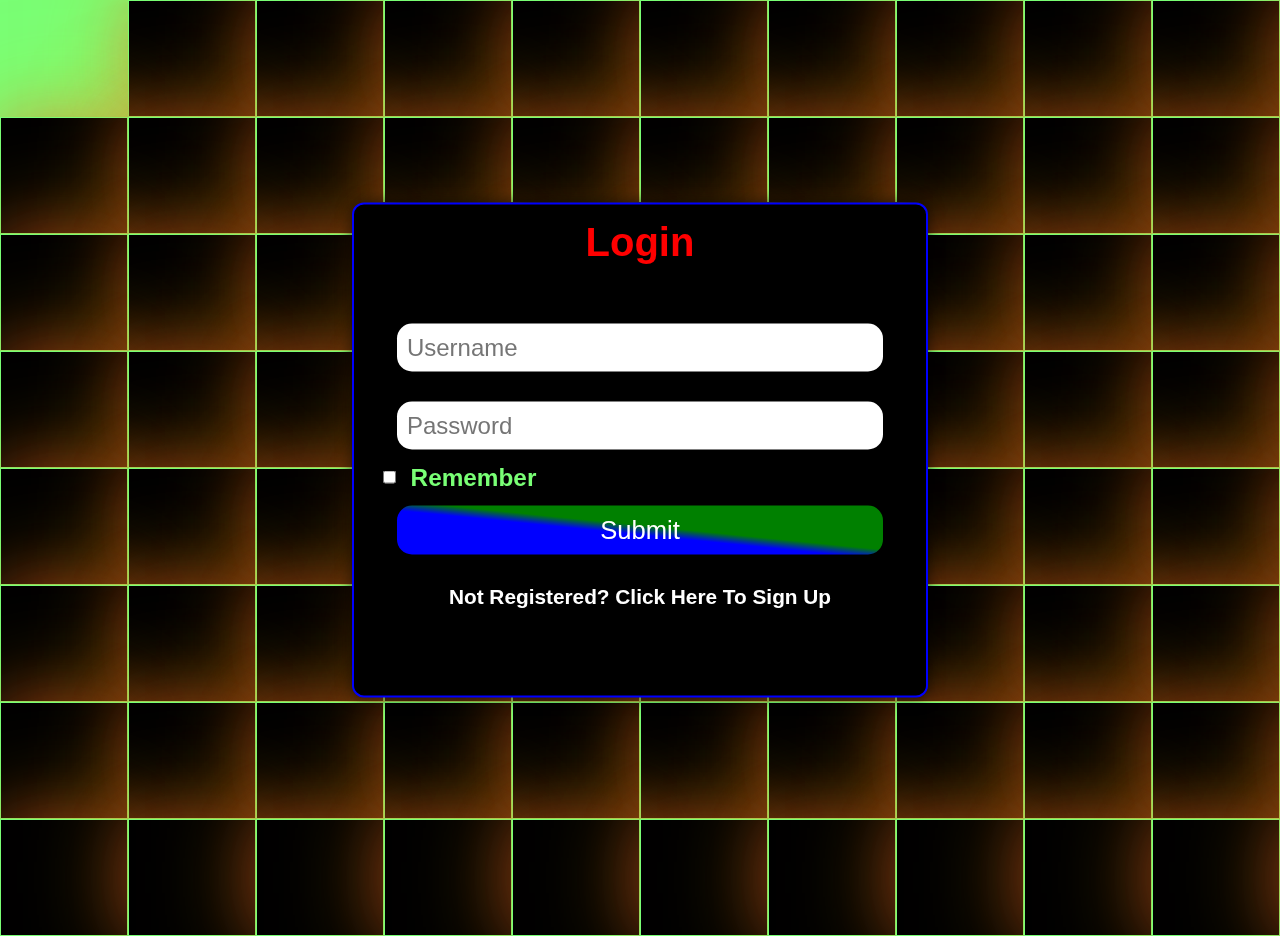
<file: index.html>
<!DOCTYPE html>
<html lang="en">

<head>
    <meta charset="UTF-8" />
    <meta name="viewport" content="width=device-width, initial-scale=1.0" />
    <title>Login Page</title>
    <link rel="stylesheet" href="st.css" />
</head>

<body>

    <div class="grid">

        <div class="c"></div>
        <div class="c"></div>
        <div class="c"></div>
        <div class="c"></div>
        <div class="c"></div>
        <div class="c"></div>
        <div class="c"></div>
        <div class="c"></div>
        <div class="c"></div>
        <div class="c"></div>
        <div class="c"></div>
        <div class="c"></div>
        <div class="c"></div>
        <div class="c"></div>
        <div class="c"></div>
        <div class="c"></div>
        <div class="c"></div>
        <div class="c"></div>
        <div class="c"></div>
        <div class="c"></div>


        <div class="c"></div>
        <div class="c"></div>
        <div class="c"></div>
        <div class="c"></div>
        <div class="c"></div>
        <div class="c"></div>
        <div class="c"></div>
        <div class="c"></div>
        <div class="c"></div>
        <div class="c"></div>
        <div class="c"></div>
        <div class="c"></div>
        <div class="c"></div>
        <div class="c"></div>
        <div class="c"></div>
        <div class="c"></div>
        <div class="c"></div>
        <div class="c"></div>
        <div class="c"></div>
        <div class="c"></div>
        <div class="c"></div>
        <div class="c"></div>
        <div class="c"></div>
        <div class="c"></div>
        <div class="c"></div>
        <div class="c"></div>
        <div class="c"></div>
        <div class="c"></div>
        <div class="c"></div>
        <div class="c"></div>
        <div class="c"></div>
        <div class="c"></div>
        <div class="c"></div>
        <div class="c"></div>
        <div class="c"></div>
        <div class="c"></div>
        <div class="c"></div>
        <div class="c"></div>
        <div class="c"></div>
        <div class="c"></div>


        <div class="c"></div>
        <div class="c"></div>
        <div class="c"></div>
        <div class="c"></div>
        <div class="c"></div>
        <div class="c"></div>
        <div class="c"></div>
        <div class="c"></div>
        <div class="c"></div>
        <div class="c"></div>
        <div class="c"></div>
        <div class="c"></div>
        <div class="c"></div>
        <div class="c"></div>
        <div class="c"></div>
        <div class="c"></div>
        <div class="c"></div>
        <div class="c"></div>
        <div class="c"></div>
        <div class="c"></div>
        <div class="c"></div>
        <div class="c"></div>
        <div class="c"></div>
        <div class="c"></div>
        <div class="c"></div>
        <div class="c"></div>
        <div class="c"></div>
        <div class="c"></div>
        <div class="c"></div>
        <div class="c"></div>
        <div class="c"></div>
        <div class="c"></div>
        <div class="c"></div>
        <div class="c"></div>
        <div class="c"></div>
        <div class="c"></div>
        <div class="c"></div>
        <div class="c"></div>
        <div class="c"></div>
        <div class="c"></div>


        <div class="c"></div>
        <div class="c"></div>
        <div class="c"></div>
        <div class="c"></div>
        <div class="c"></div>
        <div class="c"></div>
        <div class="c"></div>
        <div class="c"></div>
        <div class="c"></div>
        <div class="c"></div>
        <div class="c"></div>
        <div class="c"></div>
        <div class="c"></div>
        <div class="c"></div>
        <div class="c"></div>
        <div class="c"></div>
        <div class="c"></div>
        <div class="c"></div>
        <div class="c"></div>
        <div class="c"></div>
        <div class="c"></div>
        <div class="c"></div>
        <div class="c"></div>
        <div class="c"></div>
        <div class="c"></div>
        <div class="c"></div>
        <div class="c"></div>
        <div class="c"></div>
        <div class="c"></div>
        <div class="c"></div>
        <div class="c"></div>
        <div class="c"></div>
        <div class="c"></div>
        <div class="c"></div>
        <div class="c"></div>
        <div class="c"></div>
        <div class="c"></div>
        <div class="c"></div>
        <div class="c"></div>
        <div class="c"></div>
    </div>


    <div class="box">
        <h1>Login</h1>

        <div class="e">
            <input type="text" placeholder="Username" id ="user">
            <input type="password" placeholder="Password" id="pass">
            <div class="x">
                <input type="checkbox" class="Bhavesh" id = "r"><h3> Remember</h6>
            </div>
            <button id = "loginBtn">Submit</button>
            <h2>Not Registered? Click Here To Sign Up</h2>
        </div>
    </div>

    <script src="s.js"></script>

</body>

</html>
</file>
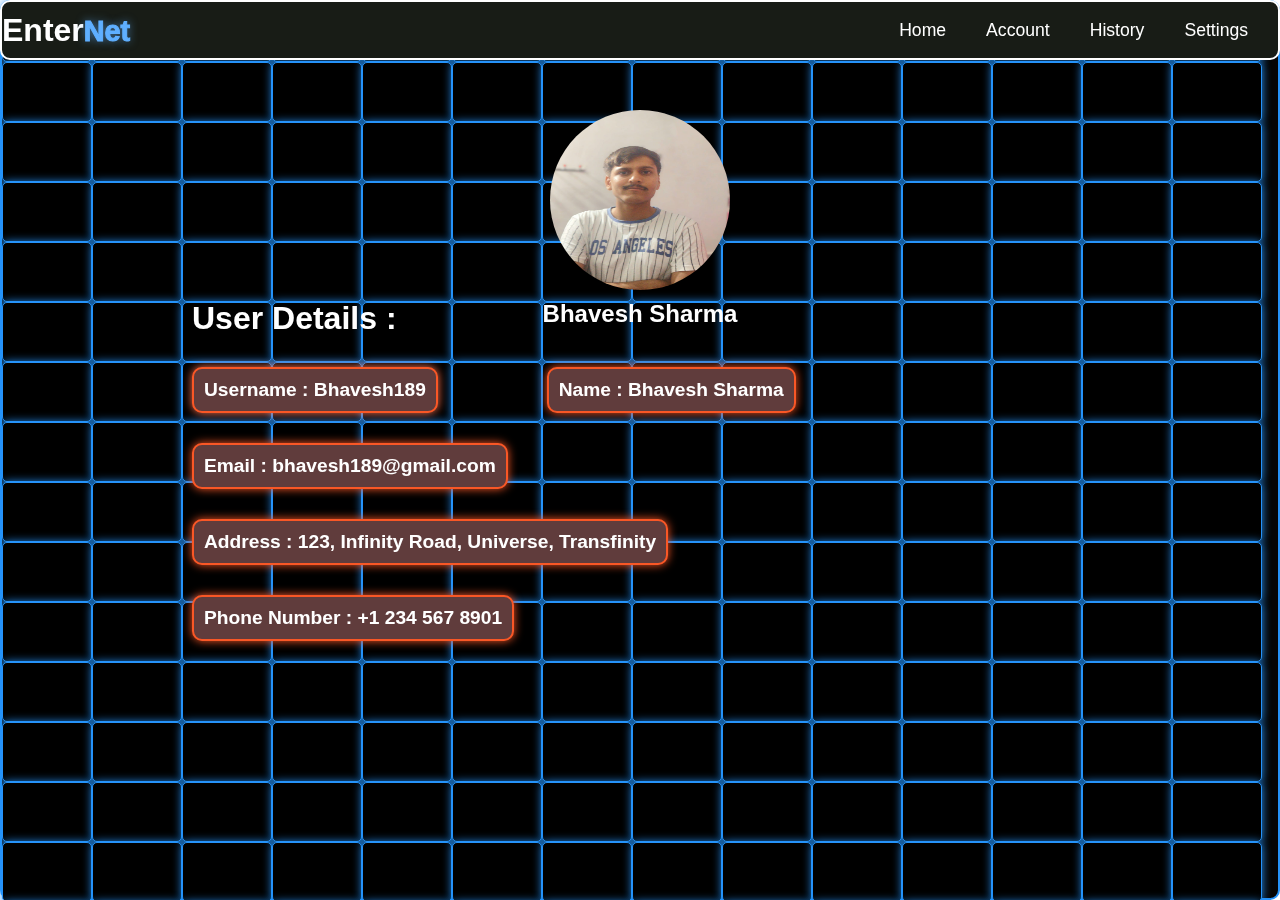
<file: account.html>
<!DOCTYPE html>
<html lang="en">

<head>
    <meta charset="UTF-8">
    <meta name="viewport" content="width=device-width, initial-scale=1.0">
    <title>Account</title>
    <link rel="stylesheet" href="account.css">
</head>

<body>
    <!-- grids  -->
    <div class="grid"></div>
    <!-- grids  -->
    <div class="nav">
        <h1> Enter<span class="net">Net</span></h1>
        <div class="items">
            <a href="home.html"><span>Home</span></a>
            <a href="account.html"><span>Account</span></a>
            <a href="history.html"><span>History</span></a>
            <a href="setting.html"><span>Settings</span></a>
        </div>
    </div>
    <div class="info">
        <div class="image">
            <img src="bhavesh.jpg" alt="User Image">
            <div class="imgname">Bhavesh Sharma</div>
        </div>
    </div>
    <div class="user">
        <h1>User Details :</h1>
        <div class="names">
        <div class="username">Username : Bhavesh189</div>
        <div class="name">Name : Bhavesh Sharma</div></div>
        <div class="email">Email :
            bhavesh189@gmail.com
            </div>
        <div class="address">
            Address : 123, Infinity Road, Universe, Transfinity
        </div>
        <div class="phone">
            Phone Number : +1 234 567 8901
            </div>
    </div>
    <script src="account.js"></script>
</body>

</html>
</file>
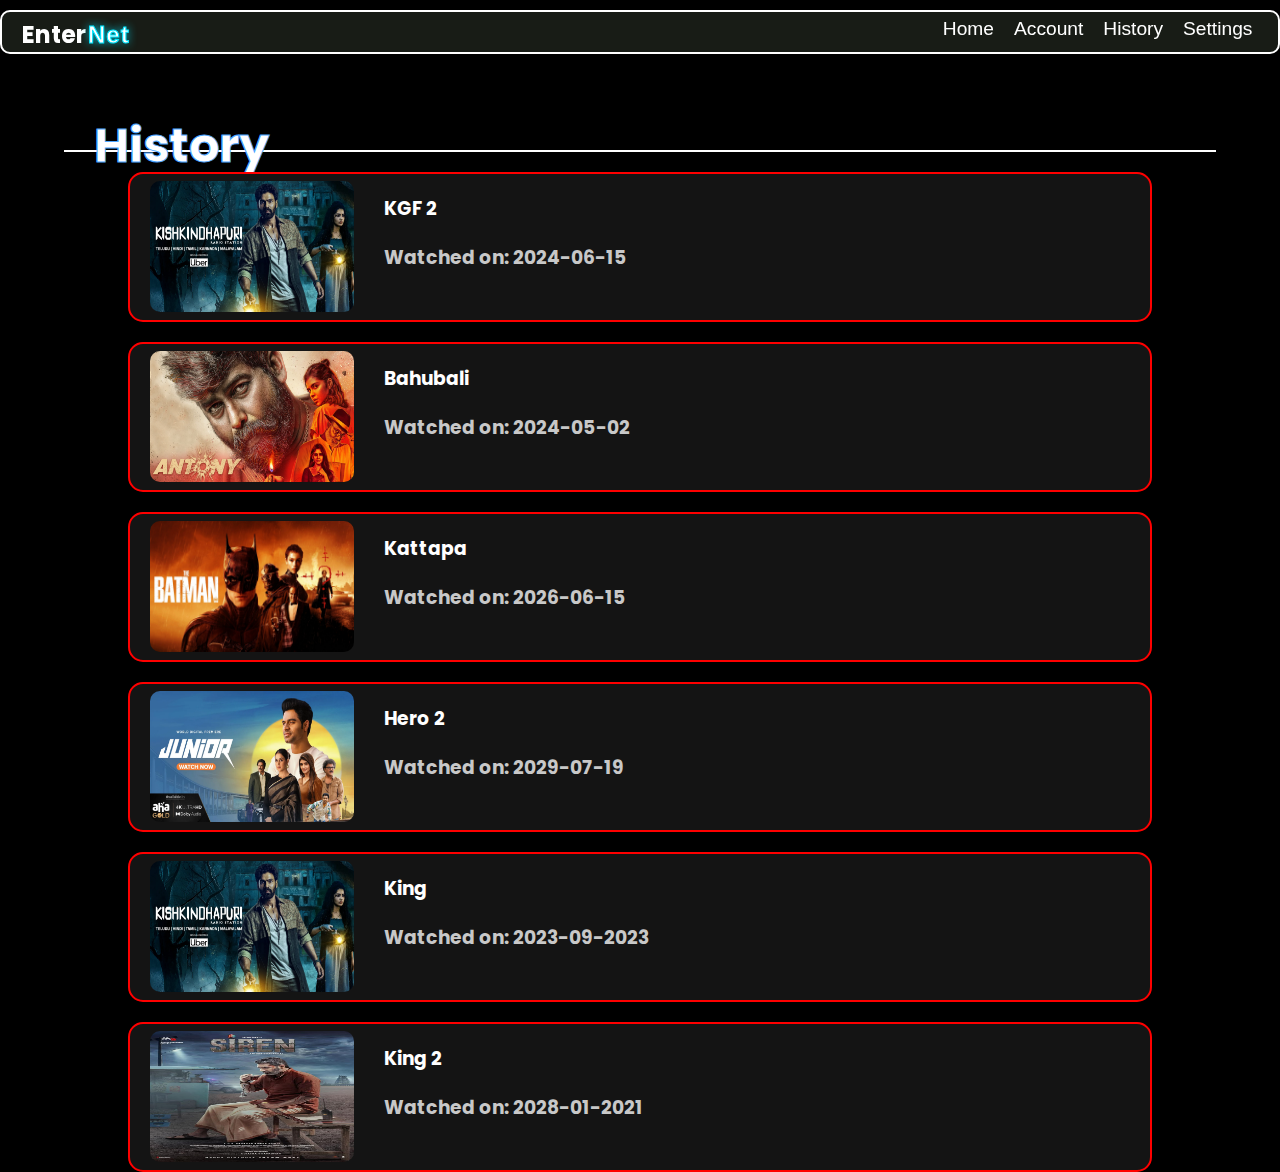
<file: history.html>
<!DOCTYPE html>
<html lang="en">
<head>
    <meta charset="UTF-8">
    <meta name="viewport" content="width=device-width, initial-scale=1.0">
    <title>History</title>
    <link rel="stylesheet" href="https://cdnjs.cloudflare.com/ajax/libs/font-awesome/6.5.1/css/all.min.css">
    <link rel="stylesheet" href="history.css">
</head>
<body>
      <!-- For Laptop  -->
    <div class="nav">
        <h1> Enter<span class="net">Net</span> </h1>
        <div class="h">
            <a href="#"> <span> Home</span></a>
            <a href="account.html"> <span> Account</span></a>
            <a href="history.html"> <span> History</span></a>
            <a href="setting.html"> <span> Settings</span></a>
        </div>
    </div>

    <!-- For Mobile  -->
    <div class="heading">
        <div class="three">
            <i class="fa-solid fa-bars" id="bars"></i>
        </div>
        <div class="e">
            Enter<span class="net">Net</span>
        </div>
        <div class="cross"><i class="fa-solid fa-xmark" id="cross"></i></div>
    </div>
    <div class="mnav">
        <div class="b">
            <h1> Enter<span class="net">Net</span> </h1>
            <div class="hm">
                <a href="#"> <span> Home</span></a>
                <a href="account.html"> <span> Account</span></a>
                <a href="history.html"> <span> History</span></a>
                <a href="setting.html"> <span> Settings</span></a>
            </div>
        </div>
    </div>

    <div class="historyHead">
        <h2> History</h2>
    </div>
    <hr size="2px" color="white">
    <div class="historyBox">
        <img src="l.jpg">
        <h3> KGF 2
            <p> Watched on: 2024-06-15</p>
        </h3>
    </div>
    <div class="historyBox">
        <img src="p.jpg">
        <h3> Bahubali 
            <p> Watched on: 2024-05-02</p>
        </h3>
    </div>
    <div class="historyBox">
        <img src="b.jpg">
        <h3> Kattapa
            <p> Watched on: 2026-06-15</p>
        </h3>
    </div>
    <div class="historyBox">
        <img src="t.jpg">
        <h3> Hero 2
            <p> Watched on: 2029-07-19</p>
        </h3>
    </div>
    <div class="historyBox">
        <img src="l.jpg">
        <h3> King
            <p> Watched on: 2023-09-2023</p>
        </h3>
    </div>
    <div class="historyBox">
        <img src="movies1.jpg">
        <h3> King 2
            <p> Watched on: 2028-01-2021</p>
        </h3>
    </div>
    <script src="history.js"></script>
</body>
</html>
</file>
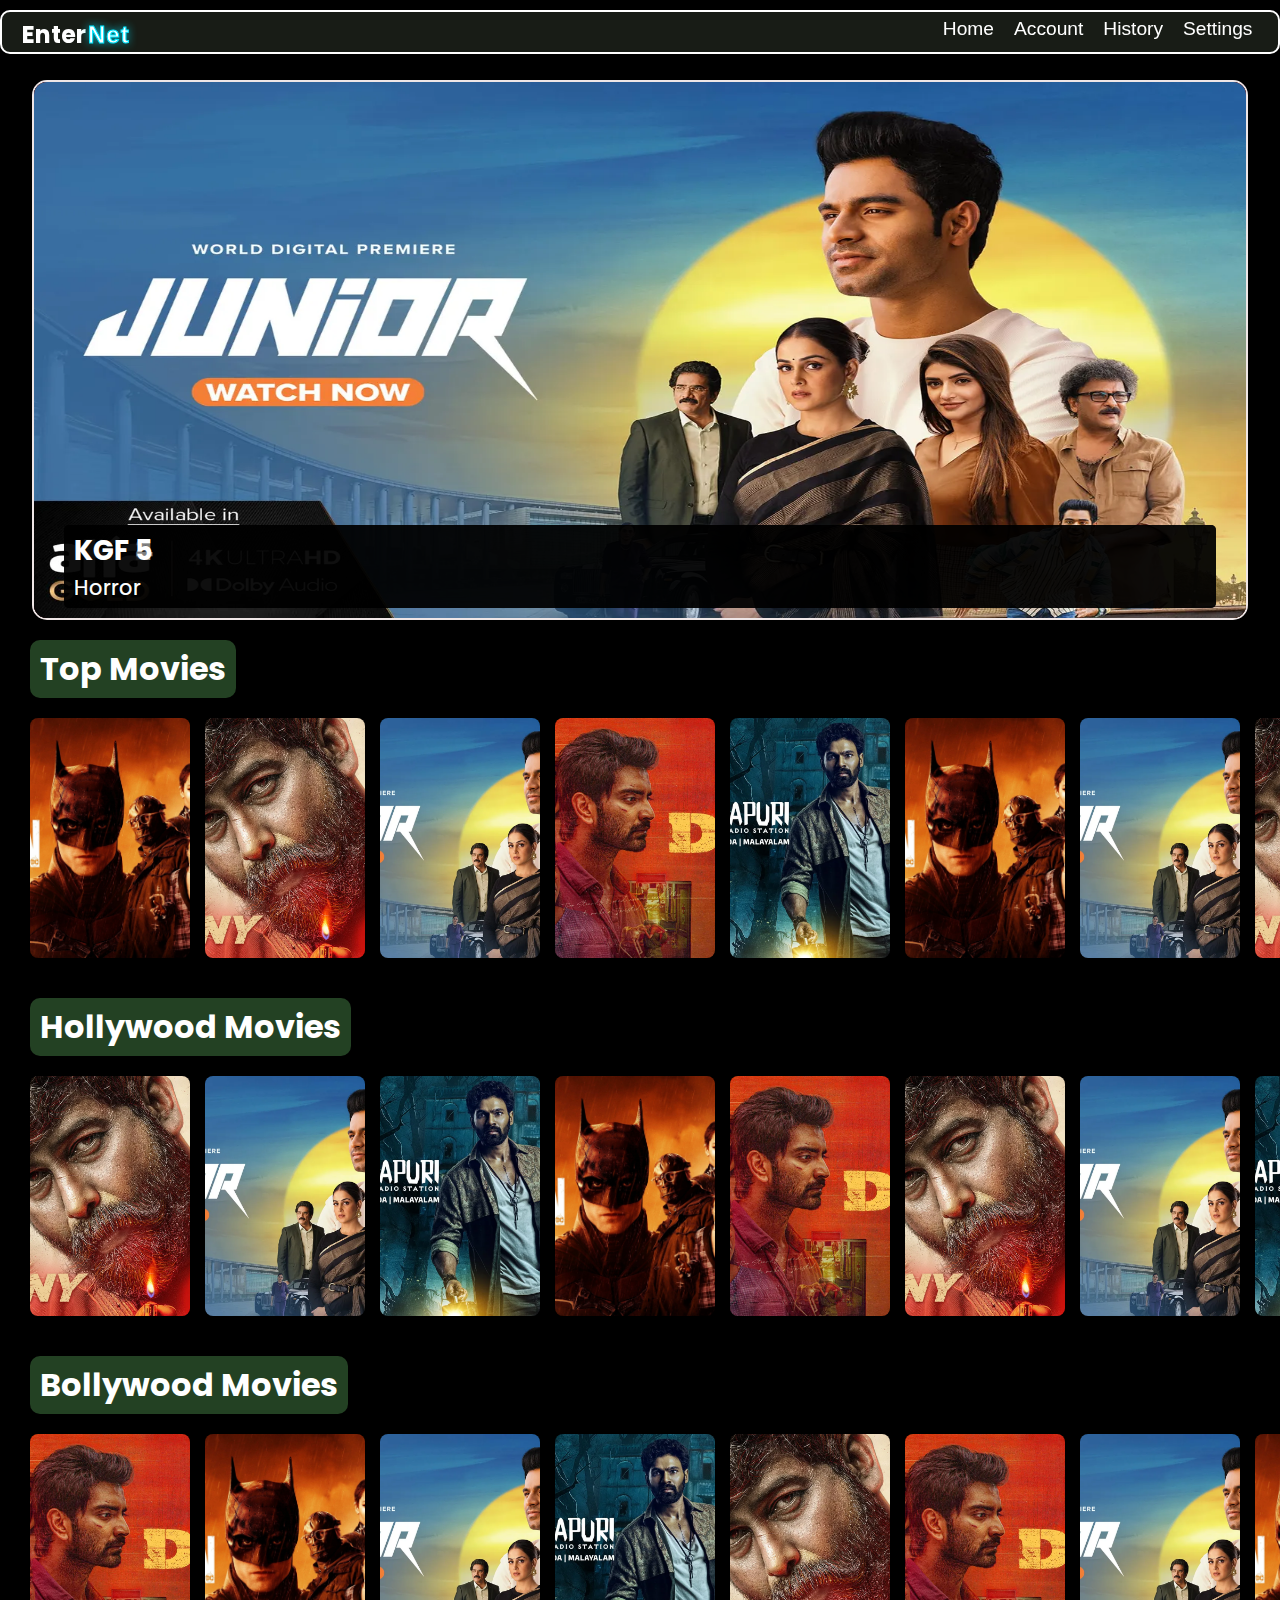
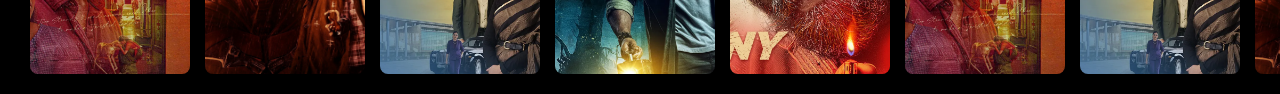
<file: home.html>
<!DOCTYPE html>
<html lang="en">

<head>
    <meta charset="UTF-8">
    <meta name="viewport" content="width=device-width, initial-scale=1.0">
    <title>EnterNet</title>
    <link rel="stylesheet" href="s.css">
    <link rel="stylesheet" href="https://cdnjs.cloudflare.com/ajax/libs/font-awesome/6.5.1/css/all.min.css">
</head>

<body>
    <!-- For Laptop  -->
    <div class="nav">
        <h1> Enter<span class="net">Net</span> </h1>
        <div class="h">
            <a href="#"> <span> Home</span></a>
            <a href="account.html"> <span> Account</span></a>
            <a href="history.html"> <span> History</span></a>
            <a href="setting.html"> <span> Settings</span></a>
        </div>
    </div>

    <!-- For Mobile  -->
    <div class="heading">
        <div class="three">
            <i class="fa-solid fa-bars" id="bars"></i>
        </div>
        <div class="e">
            Enter<span class="net">Net</span>
        </div>
        <div class="cross"><i class="fa-solid fa-xmark" id="cross"></i></div>
    </div>
    <div class="mnav">
        <div class="b">
            <h1> Enter<span class="net">Net</span> </h1>
            <div class="hm">
                <a href="#"> <span> Home</span></a>
                <a href="account.html"> <span> Account</span></a>
                <a href="history.html"> <span> History</span></a>
                <a href="setting.html"> <span> Settings</span></a>
            </div>
        </div>
    </div>
    <!-- Top Images  -->
    <div class="tops">
        <a href="watch.html">
            <div class="top1"><img src="b.jpg">
                <div class="name">
                    <h2> KGF 2</h2>
                    <p> Horror</p>
                </div>
        </a>
    </div>
    <a href="watch.html">
        <div class="top2"><img src="l.jpg">
            <div class="name">
                <h2> KGF 3</h2>
                <p> Horror</p>
            </div>
    </a>
    </div>
    <a href="watch.html">
        <div class="top3"><img src="y.jpg">
            <div class="name">
                <h2> KGF 4</h2>
                <p> Horror</p>
            </div>
    </a>
    </div>
    <a href="watch.html">
        <div class="top4"><img src="t.jpg">
            <div class="name">
                <h2> KGF 5</h2>
                <p> Horror</p>
            </div>
    </a>
    </div>
    </div>
    <!-- Top Movies  -->
    <div class="k">
        <h1>Top Movies</h1>
    </div>
    <div class="movies1">
        <div class="m1">
            <img src="b.jpg">
            <div class="name">
                <h2> Movie 1</h2>
            </div>
        </div>
        <div class="m1">
            <img src="p.jpg">
            <div class="name">
                <h2> Movie 1</h2>
            </div>
        </div>
        <div class="m1">
            <img src="t.jpg">
            <div class="name">
                <h2> Movie 1</h2>
            </div>
        </div>
        <div class="m1">
            <img src="y.jpg">
            <div class="name">
                <h2> Movie 1</h2>
            </div>
        </div>
        <div class="m1">
            <img src="l.jpg">
            <div class="name">
                <h2> Movie 1</h2>
            </div>
        </div>
        <div class="m1">
            <img src="b.jpg">
            <div class="name">
                <h2> Movie 1</h2>
            </div>
        </div>
        <div class="m1">
            <img src="t.jpg">
            <div class="name">
                <h2> Movie 1</h2>
            </div>
        </div>
        <div class="m1">
            <img src="p.jpg">
            <div class="name">
                <h2> Movie 1</h2>
            </div>
        </div>
        <div class="m1">
            <img src="y.jpg">
            <div class="name">
                <h2> Movie 1</h2>
            </div>
        </div>
        <div class="m1">
            <img src="l.jpg">
            <div class="name">
                <h2> Movie 1</h2>
            </div>
        </div>
        <div class="m1">
            <img src="b.jpg">
            <div class="name">
                <h2> Movie 1</h2>
            </div>
        </div>
        <div class="m1">
            <img src="p.jpg">
            <div class="name">
                <h2> Movie 1</h2>
            </div>
        </div>
        <div class="m1">
            <img src="t.jpg">
            <div class="name">
                <h2> Movie 1</h2>
            </div>
        </div>
        <div class="m1">
            <img src="y.jpg">
            <div class="name">
                <h2> Movie 1</h2>
            </div>
        </div>
    </div>
    <!-- Hollywood Movies  -->
    <div class="k">
        <h1>Hollywood Movies</h1>
    </div>
    <div class="movies1">
        <div class="m1">
            <img src="p.jpg">
            <div class="name">
                <h2> Movie 1</h2>
            </div>
        </div>
        <div class="m1">
            <img src="t.jpg">
            <div class="name">
                <h2> Movie 1</h2>
            </div>
        </div>
        <div class="m1">
            <img src="l.jpg">
            <div class="name">
                <h2> Movie 1</h2>
            </div>
        </div>
        <div class="m1">
            <img src="b.jpg">
            <div class="name">
                <h2> Movie 1</h2>
            </div>
        </div>
        <div class="m1">
            <img src="y.jpg">
            <div class="name">
                <h2> Movie 1</h2>
            </div>
        </div>
        <div class="m1">
            <img src="p.jpg">
            <div class="name">
                <h2> Movie 1</h2>
            </div>
        </div>
        <div class="m1">
            <img src="t.jpg">
            <div class="name">
                <h2> Movie 1</h2>
            </div>
        </div>
        <div class="m1">
            <img src="l.jpg">
            <div class="name">
                <h2> Movie 1</h2>
            </div>
        </div>
        <div class="m1">
            <img src="b.jpg">
            <div class="name">
                <h2> Movie 1</h2>
            </div>
        </div>
        <div class="m1">
            <img src="y.jpg">
            <div class="name">
                <h2> Movie 1</h2>
            </div>
        </div>
    </div>
    <!--Bollywood Movies  -->
    <div class="k">
        <h1>Bollywood Movies</h1>
    </div>
    <div class="movies1">
        <div class="m1">
            <img src="y.jpg">
            <div class="name">
                <h2> Movie 1</h2>
            </div>
        </div>
        <div class="m1">
            <img src="b.jpg">
            <div class="name">
                <h2> Movie 1</h2>
            </div>
        </div>
        <div class="m1">
            <img src="t.jpg">
            <div class="name">
                <h2> Movie 1</h2>
            </div>
        </div>
        <div class="m1">
            <img src="l.jpg">
            <div class="name">
                <h2> Movie 1</h2>
            </div>
        </div>
        <div class="m1">
            <img src="p.jpg">
            <div class="name">
                <h2> Movie 1</h2>
            </div>
        </div>
        <div class="m1">
            <img src="y.jpg">
            <div class="name">
                <h2> Movie 1</h2>
            </div>
        </div>
        <div class="m1">
            <img src="t.jpg">
            <div class="name">
                <h2> Movie 1</h2>
            </div>
        </div>
        <div class="m1">
            <img src="b.jpg">
            <div class="name">
                <h2> Movie 1</h2>
            </div>
        </div>
        <div class="m1">
            <img src="l.jpg">
            <div class="name">
                <h2> Movie 1</h2>
            </div>
        </div>
        <div class="m1">
            <img src="p.jpg">
            <div class="name">
                <h2> Movie 1</h2>
            </div>
        </div>
    </div>
    <script src="home.js"></script>
</body>

</html>
</file>
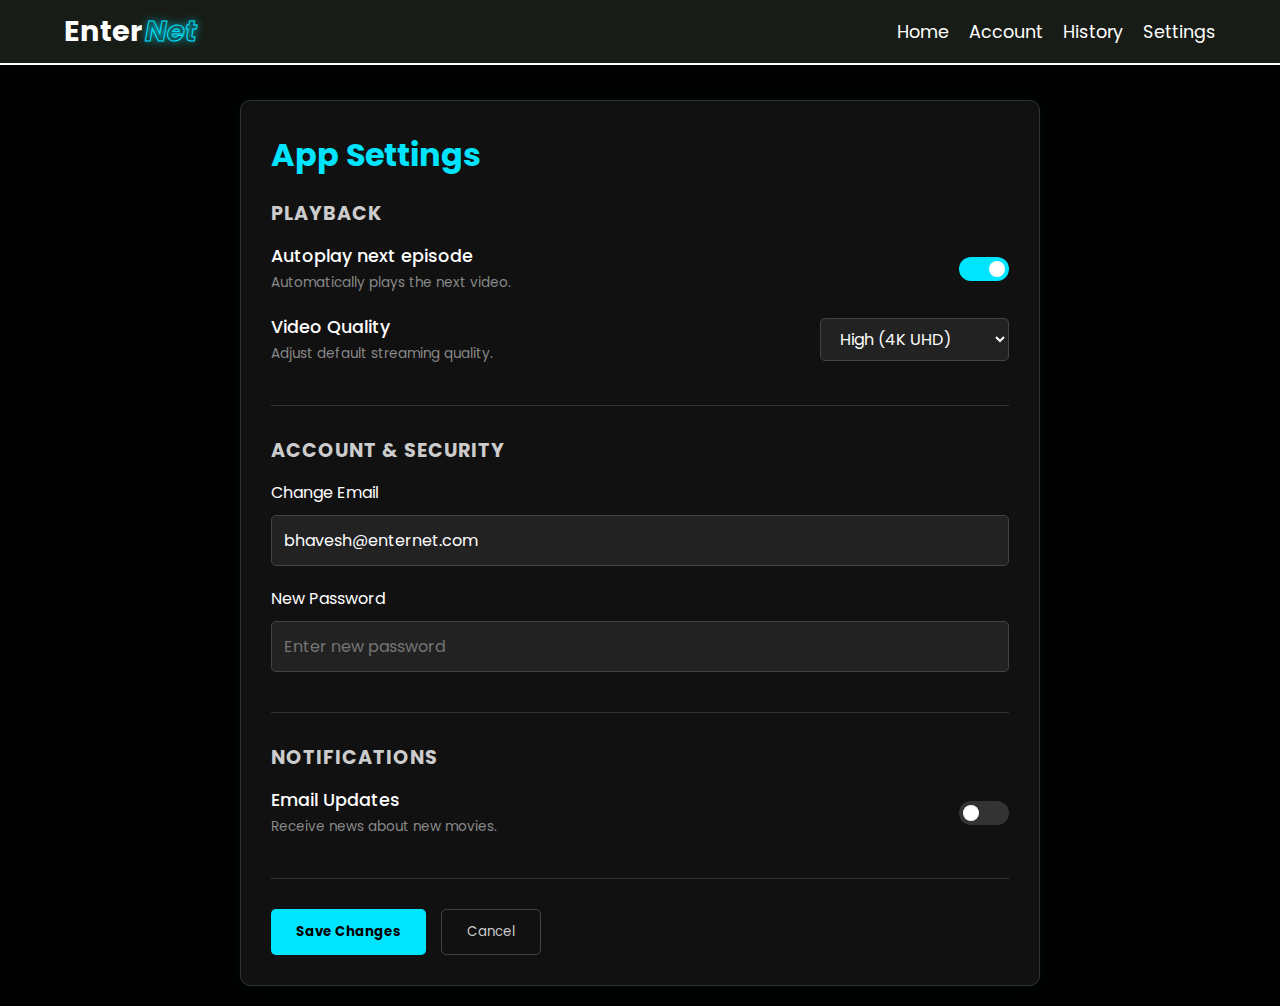
<file: setting.html>
<!DOCTYPE html>
<html lang="en">
<head>
    <meta charset="UTF-8">
    <meta name="viewport" content="width=device-width, initial-scale=1.0">
    <title>Settings - EnterNet</title>
    <link rel="stylesheet" href="setting.css">
    <link rel="stylesheet" href="https://cdnjs.cloudflare.com/ajax/libs/font-awesome/6.5.1/css/all.min.css">
</head>
<body>

    <div class="nav">
        <h1>Enter<span class="net">Net</span></h1>
        <div class="h">
            <a href="index.html"><span>Home</span></a>
            <a href="account.html"><span>Account</span></a>
            <a href="#"><span>History</span></a>
            <a href="settings.html" style="color: #00e5ff;"><span>Settings</span></a>
        </div>
    </div>

    <div class="heading">
        <div class="three">
            <i class="fa-solid fa-bars" id="bars"></i>
        </div>
        <div class="e">
            Enter<span class="net">Net</span>
        </div>
        <div class="cross"><i class="fa-solid fa-xmark" id="cross"></i></div>
    </div>

    <div class="mnav">
        <div class="b">
            <h1>Enter<span class="net">Net</span></h1>
            <div class="hm">
                <a href="index.html"><span>Home</span></a>
                <a href="account.html"><span>Account</span></a>
                <a href="#"><span>History</span></a>
                <a href="settings.html"><span>Settings</span></a>
            </div>
        </div>
    </div>

    <div class="settings-container">
        <h2>App Settings</h2>

        <div class="setting-section">
            <h3>Playback</h3>
            
            <div class="setting-item">
                <div class="text">
                    <p>Autoplay next episode</p>
                    <span>Automatically plays the next video.</span>
                </div>
                <label class="switch">
                    <input type="checkbox" checked>
                    <span class="slider round"></span>
                </label>
            </div>

            <div class="setting-item">
                <div class="text">
                    <p>Video Quality</p>
                    <span>Adjust default streaming quality.</span>
                </div>
                <select class="dropdown">
                    <option>Auto</option>
                    <option>Low (Data Saver)</option>
                    <option>Medium (HD)</option>
                    <option selected>High (4K UHD)</option>
                </select>
            </div>
        </div>

        <div class="setting-section">
            <h3>Account & Security</h3>
            
            <div class="setting-item-col">
                <label>Change Email</label>
                <input type="email" value="bhavesh@enternet.com" class="input-field">
            </div>

            <div class="setting-item-col">
                <label>New Password</label>
                <input type="password" placeholder="Enter new password" class="input-field">
            </div>
        </div>

        <div class="setting-section">
            <h3>Notifications</h3>
            
            <div class="setting-item">
                <div class="text">
                    <p>Email Updates</p>
                    <span>Receive news about new movies.</span>
                </div>
                <label class="switch">
                    <input type="checkbox">
                    <span class="slider round"></span>
                </label>
            </div>
        </div>

        <div class="action-buttons">
            <button class="btn-save">Save Changes</button>
            <button class="btn-cancel">Cancel</button>
        </div>

    </div>

    <script src="setting.js"></script>
</body>
</html>
</file>
<file: st.css>
* {
    margin: 0;
    padding: 0;
    box-sizing: border-box;
}

body {
    font-family: Arial, sans-serif;
    background-color: #ffffff;
    color: #333;
    overflow-x: hidden;
    overflow-y: hidden;
}

.grid {
    display: grid;
    grid-template-columns: repeat(18, 1fr);
}

.grid .c {
    background-color: #000000;
    border: 1px solid #79ff75;
    box-shadow: 0 0 60px rgba(255, 33, 33, 0.3), 0 0 100px rgba(255, 190, 25, 0.5);
    padding: 16px;
    text-align: center;
    height: 13vh;
    width: 10vw;
    transition: background-position 0.3s;
}

.grid .c:hover {
    background-color: #79ff75;
}

.box {
    height: 55vh;
    width: 45vw;
    top: 50%;
    left: 50%;
    transform: translate(-50%, -50%);
    position: absolute;
    align-items: center;
    justify-content: center;
    display: flex;
    flex-direction: column;
    color: rgb(81, 40, 40);
    background-color: #000000;
    border-radius: 12px;
    border: 2px solid blue;
    overflow: hidden;
    backdrop-filter: blur(10px);
    box-shadow: 0 0 15px rgba(0, 0, 0, 0.6);
}

.Bhavesh {
    cursor: pointer;
}

.x {
    display: flex;
    font-size: 1.3rem;
    position : relative;
    top : 5% !important;
    align-items: center;
    gap: 15px;
    justify-content: flex-start;
    width: 90%;
}

.box h2 {
    color: white;
    font-size: 1.3rem;
    cursor: pointer;
    transition: color 0.3s ease, transform 0.3s ease;
}

.box h2:hover {
    color: #79ff75;
    transform: scale(1.05);
}

.box h1 {
    color: red;
    position: absolute;
    left: 50%;
    transform: translateX(-50%);
    font-size: 2.5rem;
    top: 15px;
}

.box .e {
    color: #79ff75;
    width: 100%;
    display: flex;
    align-items: center;
    justify-content: center;
    flex-direction: column;
    gap: 30px;
}

.box .e input[type="text"],
.box .e input[type="password"] {
    position : relative;
    top : 10% !important;
    font-size: 1.5rem;
    padding: 10px;
    border: none;
    border-radius: 15px;
    background-color: #ffffff;
    width: 85%;
}

.box .e button {
    font-size: 1.6rem;
    padding: 10px;
    border: none;
    border-radius: 15px;
    background: linear-gradient(to top right, blue 45%, green 55%);
    color: white;
    width: 85%;
    cursor: pointer;
    transition: background-position 0.3s ease, transform 0.3s ease;
}

.box .e button:hover {
    background: linear-gradient(to top right, green 40%, blue 55%);
    transform: scale(1.05);
}

@media (max-width: 1024px) {
    .box {
        width: 60vw;
        height: 55vh;
    }

    .grid {
        grid-template-columns: repeat(12, 1fr);
    }
}

@media (max-width: 768px) {
    .box {
        width: 85vw;
        height: auto;
        padding: 35px 20px;
    }

    .box h1 {
        font-size: 2rem;
    }

    .box .e input,
    .box .e button {
        font-size: 1.2rem;
    }

    .grid {
        grid-template-columns: repeat(10, 1fr);
    }

    .grid .c {
        height: 10vh;
        width: auto;
    }
}

@media (max-width: 480px) {
    .box h1 {
        font-size: 1.8rem;
    }

    .box .e {
        gap: 22px;
    }

    .grid {
        grid-template-columns: repeat(6, 1fr);
    }

    .grid .c {
        height: 8vh;
    }
    .box {
        height: 50vh;
    }
}
</file>
<file: account.css>
* {
    margin: 0;
    padding: 0;
    box-sizing: border-box;
    font-family: 'Poppins', sans-serif;
}

body {
    background-color : transparent;
    color: white;
    padding-top: 80px;
    overflow-x: hidden;
}

body::-webkit-scrollbar {
    display: none;
}

.grid {
    display : flex;
    flex-wrap : wrap;
    margin-left : auto;
    margin-right : auto;
    margin-top : 20px;
    height : 100vh;
    border-radius : 10px;
   background-color: #050505;
    position : fixed;
    width : 100vw;
    border : 2px solid rgb(38, 147, 249);
    top : 0;
    left : 0;
    margin : 0;
    z-index:0;
}

.grid .grids {
    width : 90px;
    height : 60px;
    border : 0.5px solid rgb(38, 147, 249);
    border-radius : 5px;
    background-color : rgb(0, 0, 0);
    box-shadow: 0 0 10px rgb(38, 147, 249);
    transition : 0.3s ease;
    position : relative;
    transition : 0.2s ease;
}
.grids:hover {
    background-color : rgb(38, 147, 249);
    box-shadow: 0 0 10px rgb(38, 147, 249);
    transform: scale(1.1);
}
.nav {
    display : flex;
    justify-content: space-between;
    align-items: center;
    height : 60px;
    width : 100%;
    position : fixed;
    top : 0;
    left : 0;
    background-color : rgb(24, 28, 22);
    border : 2px solid white;
    z-index : 100000;
    border-radius : 10px;
}

.nav h1 span {
    color : rgb(95, 175, 255);
    font-size : 1.8rem;
    font-weight : bold;
    -webkit-text-stroke: 1px rgb(95, 175, 255);
    text-shadow: 0 0 10px rgba(95, 175, 255, 0.7);  
}
.nav .items {
    display : flex;
    gap : 20px;
    margin-right : 20px;
}

.items a:hover span {
    color : rgb(255, 214, 214);
    transition : 0.3s ease;
}

.nav .items a {
    text-decoration: none;
    color : white;
    font-size : 1.1rem;
    padding : 10px;
}

.info {
    margin-left: auto;
    margin-right: auto;
    margin-top: 20px;
    width: 96%;
    height : 20vh;
    padding: 10px;
    display : flex;
    flex-direction: column;
    border-radius: 10px;
    position : relative;
    pointer-events: none;
}  

.info .img {
    pointer-events: auto;
}
.image {
    display : flex;
    flex-direction : column;
    justify-content : center;
    align-items : center;
    gap : 10px;
}

.image img {
    width: 180px;
    max-height: 180px;
    border-radius: 50%;
}

.image .imgname {
    font-size : 1.5rem;
    font-weight : bold;
}

.user {
    display : flex;
    flex-direction : flex-start;
    flex-direction : column;
    gap : 10px;
    margin-top : 20px;
    margin-left : 15%;
    z-index: 1000;
}

.user h1 {
    z-index: 1000;
}

.username {
    background-color: rgb(96, 60, 60);
    border: 2px solid rgb(249, 87, 38);
    border-radius: 10px;
    padding: 10px;
    margin-top: 20px;
    font-size : 1.2rem;
    font-weight : bold;
    color : white;
    width : fit-content;
    box-shadow: 0 0 10px rgb(255, 117, 83);
    z-index: 1000;
}

.name {
    background-color: rgb(96, 60, 60);
    border: 2px solid rgb(249, 87, 38);
    border-radius: 10px;
    padding: 10px;
    margin-top: 20px;
    font-size : 1.2rem;
    font-weight : bold;
    color : white;
    width : fit-content;
    box-shadow: 0 0 10px rgb(249, 87, 38);
    z-index: 1000;
}

.names {
    display : flex;
    justify-content: flex-start;
    flex-direction: row;
    margin-left : 0;
    z-index: 1000;
}
.names .name {
    margin-left : 10%;
}

.email {
    background-color: rgb(96, 60, 60);
    border: 2px solid rgb(249, 87, 38);
    border-radius: 10px;
    padding: 10px;
    margin-top: 20px;
    font-size : 1.2rem;
    font-weight : bold;
    color : white;
    width : fit-content;
    box-shadow: 0 0 10px rgb(249, 87, 38);
    z-index: 1000;
}

.address {
    background-color: rgb(96, 60, 60);
    border: 2px solid rgb(249, 87, 38);
    border-radius: 10px;
    padding: 10px;
    margin-top: 20px;
    font-size : 1.2rem;
    font-weight : bold;
    color : white;
    width : fit-content;
    box-shadow: 0 0 10px rgb(249, 87, 38);
    z-index: 1000;
}

.phone {
    background-color: rgb(96, 60, 60);
    border: 2px solid rgb(249, 87, 38);
    border-radius: 10px;
    padding: 10px;
    margin-top: 20px;
    font-size : 1.2rem;
    font-weight : bold;
    color : white;
    width : fit-content;
    box-shadow: 0 0 10px rgb(249, 87, 38);
    z-index: 1000;  
}
</file>
<file: history.css>
@import url('https://fonts.googleapis.com/css2?family=Poppins:ital,wght@0,100;0,200;0,300;0,400;0,500;0,600;0,700;0,800;0,900;1,100;1,200;1,300;1,400;1,500;1,600;1,700;1,800;1,900&display=swap');

* {
    margin: 0;
    padding: 0;
    box-sizing: border-box;
    font-family: 'Poppins', sans-serif;
}

.heading,
.mnav {
    display: none;
}

body {
    height: auto;
    font-family: Arial, sans-serif;
    background-color: #000000;
    color: #000000;
    overflow-x: hidden;
    overflow-y: scroll;
    padding-top: 60px;
}

body::-webkit-scrollbar {
    display: none;
}

.nav {
    display: flex;
    gap: 5%;
    top: 10px;
    position: fixed;
    background-color: rgb(24, 28, 22);
    width: 100%;
    justify-content: space-between;
    padding-right: 2%;
    border: 2px solid white;
    border-radius: 10px;
    z-index: 10000000;
}

.nav span {
    color: rgb(255, 255, 255);
    font-size: 1.2rem;
    font-family: 'Lucida Sans', 'Lucida Sans Regular', 'Lucida Grande', 'Lucida Sans Unicode', Geneva, Verdana, sans-serif;
    cursor: pointer;
    display: inline-block;
    transition: 0.3s ease;
}

.nav span:hover {
    color: rgb(255, 214, 214);
    transform: scale(1.1);
}

.nav h1 {
    color: white;
    font-size: 1.5rem;
    font-weight: bold;
    margin-left: 20px;
    margin-top: 5px;
    font-weight: bold;
}

.net {
    color: transparent;
    font-size: 1.5rem !important;
    font-weight: bold;
    text-shadow: 0 0 10px #00e5ff;
    margin-left: 2px;
    -webkit-text-stroke: 1px #00e5ff;
    letter-spacing: 1px;
}

.nav .net:hover {
    transform: none;
    cursor: default;
}

.nav a {
    text-decoration: none;
}

.h {
    display: flex;
    gap: 20px;
    padding-top: 5px;
}

h1 {
    font-size: 2rem;
    font-weight: bold;
    color: white;
    margin-left: 20px;
}

.historyHead {
    color: white;
    font-size: 2rem;
    font-weight: bold;
    margin-left: 20px;
    margin-top: 20px;
    position : absolute;
    left : 5%;
    top : 10%;
}
.historyHead h2 {
    color: white;
    font-size: 3rem;
    -webkit-text-stroke: 1px rgb(76, 165, 255);
    font-weight: bold;
    margin-left: 10px;
}

hr {
    margin-top: 7%;
    border: 1px solid rgb(255, 255, 255);
    width: 90%;
    margin-left: auto;
    margin-right: auto;
}

.historyBox {
    height : 150px;
    width : 80%;
    margin-left : 10%;
    border : 2px solid red;
    margin-top : 20px;
    border-radius : 15px;
    background-color : rgb(20, 20, 20);
    display : flex;
    flex-direction: row;
    position : relative;
}
.historyBox:hover {
    box-shadow: 0 0 20px greenyellow;
    transition : 0.3s ease-in-out;
    border : 2px solid greenyellow;
}
.historyBox img {
    height : 90%;
    position : relative;
    width : 20%;
    top : 5%;
    margin-left : 20px;
    border-radius : 10px;
}   

.historyBox h3 {
    color : white;
    margin-left : 30px;
    margin-top : 20px;
    width : 60%;
    display : flex;
    flex-direction : column;
    gap : 10px;
    text-wrap: none;
}

.historyBox p {
    color : rgb(200, 200, 200);
    margin-top : 10px;
    margin-right: 5%;
}
/* For Mobile  */
@media screen and (max-width : 600px) {
    body {
        padding-top: 50px;
        margin: 0;
    }

    .heading,
    .mnav {
        display: block;
    }

    .nav {
        display: none;
    }

    .heading {
        color: white;
        background-color: rgb(1, 0, 0);
        border: 2px solid rgb(255, 255, 255);
        width: 100%;
        border-radius: 5px;
        height: 40px;
        display: flex;
        padding-top: 3px;
        font-size: 1.1rem;
        z-index: 10000000;
        top: 2px;
        position: fixed;
        left: 0;
    }

    .three i {
        padding-left: 5px;
        padding-top: 3px;
        font-size: 1.3rem;
    }

    .heading .three {
        position: absolute;
        left: 10px;
        padding-top: 3px;
    }


    .heading .e {
        position: absolute;
        left: 40vw;
        padding-top: 3px;
    }

    .cross i {
        position: fixed;
        left: 60vw;
        padding-top: 3px;
        font-size: 1.3rem;
        display: none;
        z-index: 100000;
    }

    .mnav {
        display: flex;
        flex-direction: column;
        height: 100vh;
        width: 60vw;
        gap: 20px;
        position: fixed;
        top: 0;
        left: -60vw;
        background-color: black;
        border-radius: 5px;
        border: 2px solid white;
        box-shadow: 2px 2px 10px white;
        transition: 0.3s ease-in-out;
        z-index: 9999999999;
    }

    .mnav.active {
        left: 0;
    }

    .mnav h1 {
        color: white;
        padding-left: 20px;
        padding-top: 10px;
        border-bottom: 5px solid white;
        padding: 10px;
    }

    .b {
        position: absolute;
        left: 0;
        top: 5px;
        width: 100%;
        z-index: 999999;
    }

    .mnav .b {
        display: flex;
        gap: 20px;
        flex-direction: column;
    }

    .b .hm {
        display: flex;
        flex-direction: column;
        gap: 20px;
        padding-top: 20px;
        z-index: 10000;
    }

    .hm a {
        border-bottom: 2px solid white;
        text-decoration: none;
        color: white;
        font-size: 1.1rem;
        padding: 10px;
        padding-left: 10px;
    }

    .hm a:hover {
        transform: scale(1.1);
        transition: 0.3s ease-in-out;
        background-color: rgb(74, 4, 4);
    }

    .historyHead {
        left : 0;
    }

    .historyHead h2 {
        font-size : 1.9rem;
    }
    hr {
        margin-top : 25%;
        width : 88%;
        margin-left : auto;
        margin-right : auto;
    }
    
    .historyBox {
        height : 80px;
    }
    .historyBox img {
        height : 70px;
        width : 25%;
        top : 5%;
    }
    .historyBox h3 {
        font-size : 0.9rem;
        margin-top : 10px;
        margin-left : 15px;
        width : 55%;
    }
    .historyBox p {
        font-size : 0.8rem;
        margin-right : 5%;
    }
}
</file>
<file: s.css>
@import url('https://fonts.googleapis.com/css2?family=Poppins:ital,wght@0,100;0,200;0,300;0,400;0,500;0,600;0,700;0,800;0,900;1,100;1,200;1,300;1,400;1,500;1,600;1,700;1,800;1,900&display=swap');

* {
    margin: 0;
    padding: 0;
    box-sizing: border-box;
    font-family: 'Poppins', sans-serif;
}

body {
    height: auto;
    font-family: Arial, sans-serif;
    background-color: #000000;
    color: #000000;
    overflow-x: hidden;
    overflow-y: scroll;
    padding-top: 60px;
}

body::-webkit-scrollbar {
    display: none;
}

.nav {
    display: flex;
    gap: 5%;
    top: 10px;
    position: fixed;
    background-color: rgb(24, 28, 22);
    width: 100%;
    justify-content: space-between;
    padding-right: 2%;
    border: 2px solid white;
    border-radius: 10px;
    z-index: 10000000;
}

.nav span {
    color: rgb(255, 255, 255);
    font-size: 1.2rem;
    font-family: 'Lucida Sans', 'Lucida Sans Regular', 'Lucida Grande', 'Lucida Sans Unicode', Geneva, Verdana, sans-serif;
    cursor: pointer;
    display: inline-block;
    transition: 0.3s ease;
}

.nav span:hover {
    color: rgb(255, 214, 214);
    transform: scale(1.1);
}

.nav h1 {
    color: white;
    font-size: 1.5rem;
    font-weight: bold;
    margin-left: 20px;
    margin-top: 5px;
    font-weight: bold;
}

.net {
    color: transparent;
    font-size: 1.5rem !important;
    font-weight: bold;
    text-shadow: 0 0 10px #00e5ff;
    margin-left: 2px;
    -webkit-text-stroke: 1px #00e5ff;
    letter-spacing: 1px;
}

.nav .net:hover {
    transform: none;
    cursor: default;
}

.nav a {
    text-decoration: none;
}

.h {
    display: flex;
    gap: 20px;
    padding-top: 5px;
}

h1 {
    font-size: 2rem;
    font-weight: bold;
    color: white;
    margin-left: 20px;
}

.tops {
    height: 60vh;
    width: 95vw;
    border: 2px solid rgb(239, 230, 230);
    margin-left: auto;
    margin-right: auto;
    overflow: hidden;
    position: relative;
    border-radius: 15px;
    margin-top: 20px;
}

.tops a {
    text-decoration: none;
    color: white;
    height: 100%;
    width: 100%;
    display: block;
    z-index: 1000;
}

.tops:hover div {
    transform: scale(1.02);
    transition: 0.3s ease-in-out;
    animation-play-state: paused;
}

.tops:hover {
    transform: scale(1.02);
    transition: 0.3s ease-in-out;
}

.tops .name {
    position: absolute;
    bottom: 10px;
    left: 0;
    right: 0;
    background-color: rgba(0, 0, 0, 0.5);
    padding: 5px 10px;
    border-radius: 5px;
    height: 20%;
    width: 95%;
    display: flex;
    flex-direction: column;
    justify-content: center;
    z-index: 100;
    margin-bottom: 0;
    height: auto;
    margin-left: auto;
    margin-right: auto;
}

.name h2 {
    color: white;
    font-size: 1.7rem;
}

.name p {
    color: white;
    font-size: 1.3rem;
}

.tops>div {
    position: absolute;
    top: 0;
    left: 0;
    height: 100%;
    width: 100%;
    animation: chaltaRhe 8s infinite ease-in-out;
}

.tops img {
    object-fit: fill;
    height: 100%;
    width: 100%;
}

.tops .top1 {
    animation-delay: 0s;
}

.tops .top2 {
    animation-delay: 2s;
}

.tops .top3 {
    animation-delay: 4s;
}

.tops .top4 {
    animation-delay: 6s;
}

.k>h1 {
    font-size: 2rem;
    font-weight: bold;
    color: white;
    margin-left: 30px;
    margin-top: 20px;
    background-color: rgb(35, 65, 35);
    width: fit-content;
    padding: 5px 10px;
    border-radius: 10px;
}

.movies1 {
    margin-left: 30px;
    display: flex;
    gap: 15px;
    overflow-x: auto;
    padding: 20px 0;
    scrollbar-width: none;
    -ms-overflow-style: none;
}

.movies1::-webkit-scrollbar {
    display: none;
}

.m1 {
    min-width: 160px;
    height: 240px;
    border-radius: 8px;
    overflow: hidden;
    position: relative;
    cursor: pointer;
    transition: 0.3s ease-in-out;
    border: none;
    box-shadow: 0 4px 15px rgba(0, 0, 0, 0.5);
}

.m1 img {
    width: 100%;
    height: 100%;
    object-fit: cover;
    display: block;
    transition: 0.3s ease-in-out;
}

.m1 .name {
    position: absolute;
    bottom: 0;
    left: 0;
    width: 100%;
    background: linear-gradient(to top, rgba(0, 0, 0, 1), transparent);
    padding: 20px 10px 10px 10px;
    opacity: 0;
    transform: translateY(20px);
    transition: 0.3s ease-in-out;
}

.m1 .name h2 {
    font-size: 0.9rem;
    color: white;
    text-align: center;
    margin: 0;
    font-weight: 500;
    text-shadow: 1px 1px 2px black;
}

.m1:hover img {
    transform: scale(1.1);
    filter: brightness(1.2);
}

.m1:hover {
    transform: translateY(-15px);
    box-shadow: 0 10px 20px rgba(255, 255, 255, 0.2);
    z-index: 10;
}

.m1:hover .name {
    opacity: 1;
    transform: translateY(0);
}

@keyframes chaltaRhe {
    0% {
        opacity: 0;
        transform: translateX(100%) scale(1);
        visibility: hidden;
    }

    5% {
        opacity: 1;
        transform: translateX(0%);
        visibility: visible;
    }

    25% {
        opacity: 1;
        transform: translateX(0%);
        visibility: visible;
    }

    50% {
        opacity: 0;
        transform: translateX(0%) scale(1);
        visibility: hidden;
    }

    100% {
        opacity: 0;
        transform: translateX(-100%) scale(1);
        visibility: hidden;
    }

}

/* For Mobile  */
@media screen and (max-width : 600px) {
    body {
        padding: 0;
        margin: 0;
    }

    .nav {
        display: none;
    }

    .heading {
        color: white;
        background-color: rgb(1, 0, 0);
        border: 2px solid rgb(255, 255, 255);
        width: 100%;
        border-radius: 5px;
        height: 40px;
        display: flex;
        padding-top: 3px;
        font-size: 1.1rem;
        z-index: 10000000;
        position: fixed;
        top: 2px;
        left: 0;
    }

    .three i {
        padding-left: 5px;
        padding-top: 3px;
        font-size: 1.3rem;
    }

    .heading .e {
        position: absolute;
        left: 40vw;
        padding-top: 3px;
    }

    .cross i {
        position: fixed;
        left: 60vw;
        padding-top: 3px;
        font-size: 1.3rem;
        display: none;
        z-index: 100000;
    }

    .mnav {
        display: flex;
        flex-direction: column;
        height: 100vh;
        width: 60vw;
        gap: 20px;
        position: fixed;
        top: 0;
        left: -60vw;
        background-color: black;
        border-radius: 5px;
        border: 2px solid white;
        box-shadow: 2px 2px 10px white;
        transition: 0.3s ease-in-out;
        z-index: 9999999999;
    }

    .mnav.active {
        left: 0;
    }

    .mnav h1 {
        color: white;
        padding-left: 20px;
        padding-top: 10px;
        border-bottom: 5px solid white;
        padding: 10px;
    }

    .b {
        position: absolute;
        left: 0;
        top: 5px;
        width: 100%;
        z-index: 999999;
    }

    .mnav .b {
        display: flex;
        gap: 20px;
        flex-direction: column;
    }

    .b .hm {
        display: flex;
        flex-direction: column;
        gap: 20px;
        padding-top: 20px;
        z-index: 10000;
    }

    .hm a {
        border-bottom: 2px solid white;
        text-decoration: none;
        color: white;
        font-size: 1.1rem;
        padding: 10px;
        padding-left: 10px;
    }

    .hm a:hover {
        transform: scale(1.1);
        transition: 0.3s ease-in-out;
        background-color: rgb(74, 4, 4);
    }

    .tops {
        height: 200px;
        margin-top: 50px;
    }

    .name h2 {
        font-size: 1.2rem;
    }

    .k>h1 {
        margin-bottom: 20px;
        margin-left: 5px;
        font-size: 1.5rem;
    }

    .name p {
        font-size: 1rem;
    }

    .movies1 {
        width: 100vw;
    }

    .movies1 div {
        max-height: 90px;
        max-width: 100px;
        min-width: 70px;
    }
}

/* For Laptop  */
@media screen and (min-width : 600px) {

    .mnav {
        display: none;
    }

    .heading {
        display: none;
    }

    .k>h1 {
        font-size: 2rem;
    }
}
</file>
<file: setting.css>
@import url('https://fonts.googleapis.com/css2?family=Poppins:ital,wght@0,100;0,200;0,300;0,400;0,500;0,600;0,700;0,800;0,900;1,100;1,200;1,300;1,400;1,500;1,600;1,700;1,800;1,900&display=swap');

* {
    margin: 0;
    padding: 0;
    box-sizing: border-box;
    font-family: 'Poppins', sans-serif;
}

body {
    background-color: #000000;
    color: white;
    padding-top: 80px;
    overflow-x: hidden;
}

body::-webkit-scrollbar {
    display: none;
}

/* --- Nav Styles (Standard) --- */
.nav {
    display: flex;
    justify-content: space-between;
    align-items: center;
    padding: 10px 5%;
    position: fixed;
    top: 0;
    left: 0;
    width: 100%;
    background-color: rgb(24, 28, 22);
    border-bottom: 2px solid white;
    z-index: 100000;
}

.nav h1 {
    font-size: 1.8rem;
    font-weight: bold;
    color: white;
}

.net {
    color: transparent;
    font-size: 1.8rem !important;
    font-weight: bold;
    font-style: italic;
    -webkit-text-stroke: 1px #00e5ff;
    text-shadow: 0 0 10px rgba(0, 229, 255, 0.7);
    margin-left: 2px;
}

.nav .h {
    display: flex;
    gap: 20px;
}

.nav a span {
    color: white;
    font-size: 1.1rem;
    transition: 0.3s;
}

.nav a span:hover {
    color: rgb(255, 214, 214);
}

.nav a {
    text-decoration: none;
}

/* --- Mobile Header --- */
.heading {
    display: none;
    justify-content: space-between;
    align-items: center;
    background-color: rgb(1, 0, 0);
    border: 2px solid white;
    width: 100%;
    height: 50px;
    position: fixed;
    top: 0;
    z-index: 100000;
    padding: 0 10px;
}

.heading .e {
    color: white;
    font-weight: bold;
    font-size: 1.2rem;
}

.heading i {
    color: white;
    font-size: 1.5rem;
    cursor: pointer;
}

.cross i {
    display: none;
}

/* --- Mobile Sidebar --- */
.mnav {
    display: none;
    position: fixed;
    top: 0;
    left: -70vw;
    width: 70vw;
    height: 100vh;
    background-color: black;
    border-right: 2px solid white;
    z-index: 999999;
    transition: 0.3s ease-in-out;
    padding-top: 20px;
}

.mnav.active {
    left: 0;
}

.mnav h1 {
    color: white;
    padding: 10px 20px;
    border-bottom: 2px solid white;
}

.mnav .hm {
    display: flex;
    flex-direction: column;
    margin-top: 20px;
}

.mnav .hm a {
    color: white;
    text-decoration: none;
    padding: 15px 20px;
    border-bottom: 1px solid #333;
    font-size: 1.1rem;
}

/* --- Settings Page Specific --- */
.settings-container {
    max-width: 800px;
    margin: 20px auto;
    background: #111;
    border: 1px solid #333;
    border-radius: 10px;
    padding: 30px;
    box-shadow: 0 0 20px rgba(0, 229, 255, 0.05);
}

.settings-container h2 {
    font-size: 2rem;
    margin-bottom: 20px;
    color: #00e5ff;
}

.setting-section {
    margin-bottom: 30px;
    border-bottom: 1px solid #333;
    padding-bottom: 20px;
}

.setting-section h3 {
    font-size: 1.2rem;
    color: #ccc;
    margin-bottom: 15px;
    text-transform: uppercase;
    letter-spacing: 1px;
}

/* Row Style Settings */
.setting-item {
    display: flex;
    justify-content: space-between;
    align-items: center;
    margin-bottom: 20px;
}

.setting-item .text p {
    font-size: 1.1rem;
    font-weight: 500;
}

.setting-item .text span {
    font-size: 0.85rem;
    color: #888;
}

/* Input Fields */
.setting-item-col {
    display: flex;
    flex-direction: column;
    gap: 10px;
    margin-bottom: 20px;
}

.input-field {
    background: #222;
    border: 1px solid #444;
    padding: 12px;
    color: white;
    border-radius: 5px;
    font-size: 1rem;
}

.input-field:focus {
    outline: none;
    border-color: #00e5ff;
}

/* Dropdown */
.dropdown {
    background: #222;
    color: white;
    padding: 8px 15px;
    border: 1px solid #444;
    border-radius: 5px;
    font-size: 1rem;
    cursor: pointer;
}

/* --- Toggle Switch CSS (The Cool Part) --- */
.switch {
    position: relative;
    display: inline-block;
    width: 50px;
    height: 24px;
}

.switch input { 
    opacity: 0;
    width: 0;
    height: 0;
}

.slider {
    position: absolute;
    cursor: pointer;
    top: 0;
    left: 0;
    right: 0;
    bottom: 0;
    background-color: #333;
    transition: .4s;
    border-radius: 24px;
}

.slider:before {
    position: absolute;
    content: "";
    height: 16px;
    width: 16px;
    left: 4px;
    bottom: 4px;
    background-color: white;
    transition: .4s;
    border-radius: 50%;
}

input:checked + .slider {
    background-color: #00e5ff;
}

input:checked + .slider:before {
    transform: translateX(26px);
}

/* Buttons */
.action-buttons {
    display: flex;
    gap: 15px;
    margin-top: 20px;
}

.btn-save {
    background: #00e5ff;
    color: black;
    padding: 12px 25px;
    border: none;
    border-radius: 5px;
    font-weight: bold;
    cursor: pointer;
    transition: 0.3s;
}

.btn-save:hover {
    box-shadow: 0 0 10px #00e5ff;
}

.btn-cancel {
    background: transparent;
    color: #ccc;
    padding: 12px 25px;
    border: 1px solid #444;
    border-radius: 5px;
    cursor: pointer;
}

.btn-cancel:hover {
    border-color: white;
    color: white;
}

/* Mobile Media Query */
@media screen and (max-width: 600px) {
    .nav { display: none; }
    .heading { display: flex; }
    .mnav { display: flex; }
    
    .settings-container {
        margin: 10px;
        padding: 20px;
        margin-top: 20px;
    }
}
</file>
